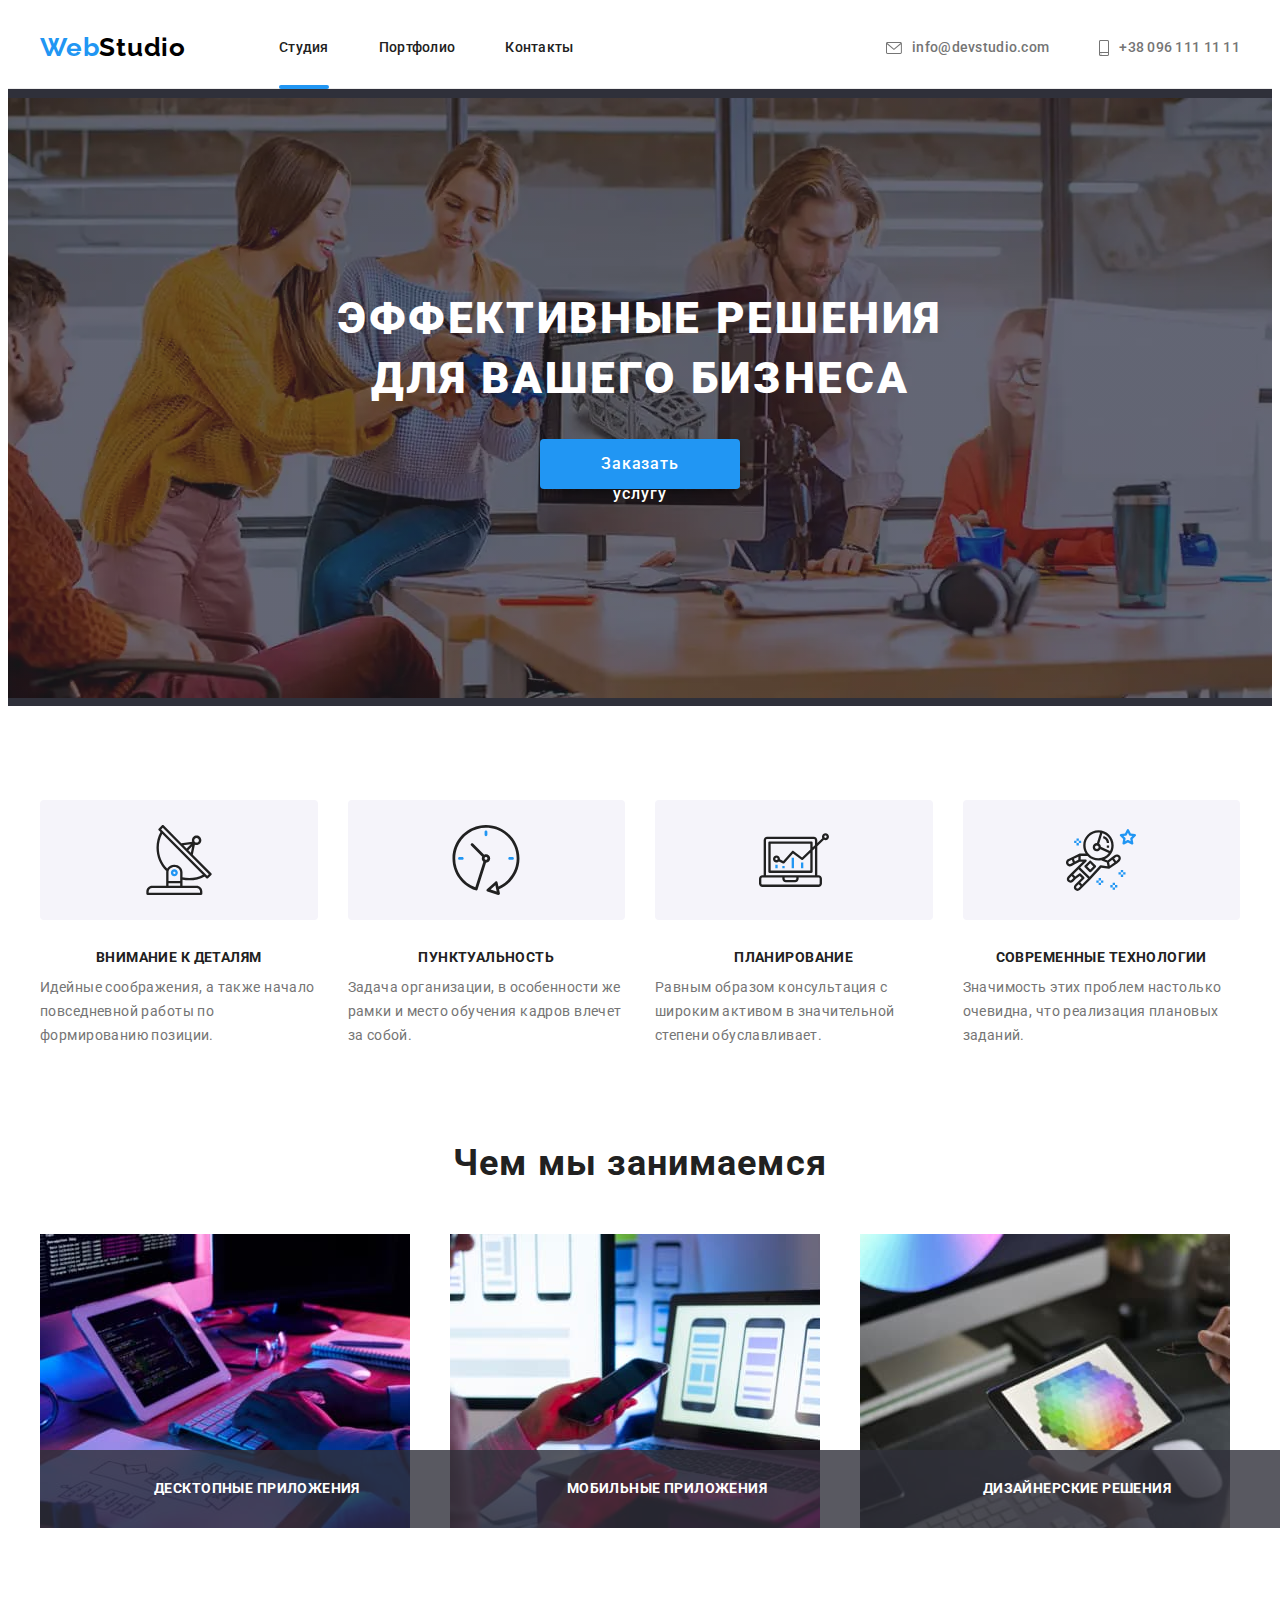
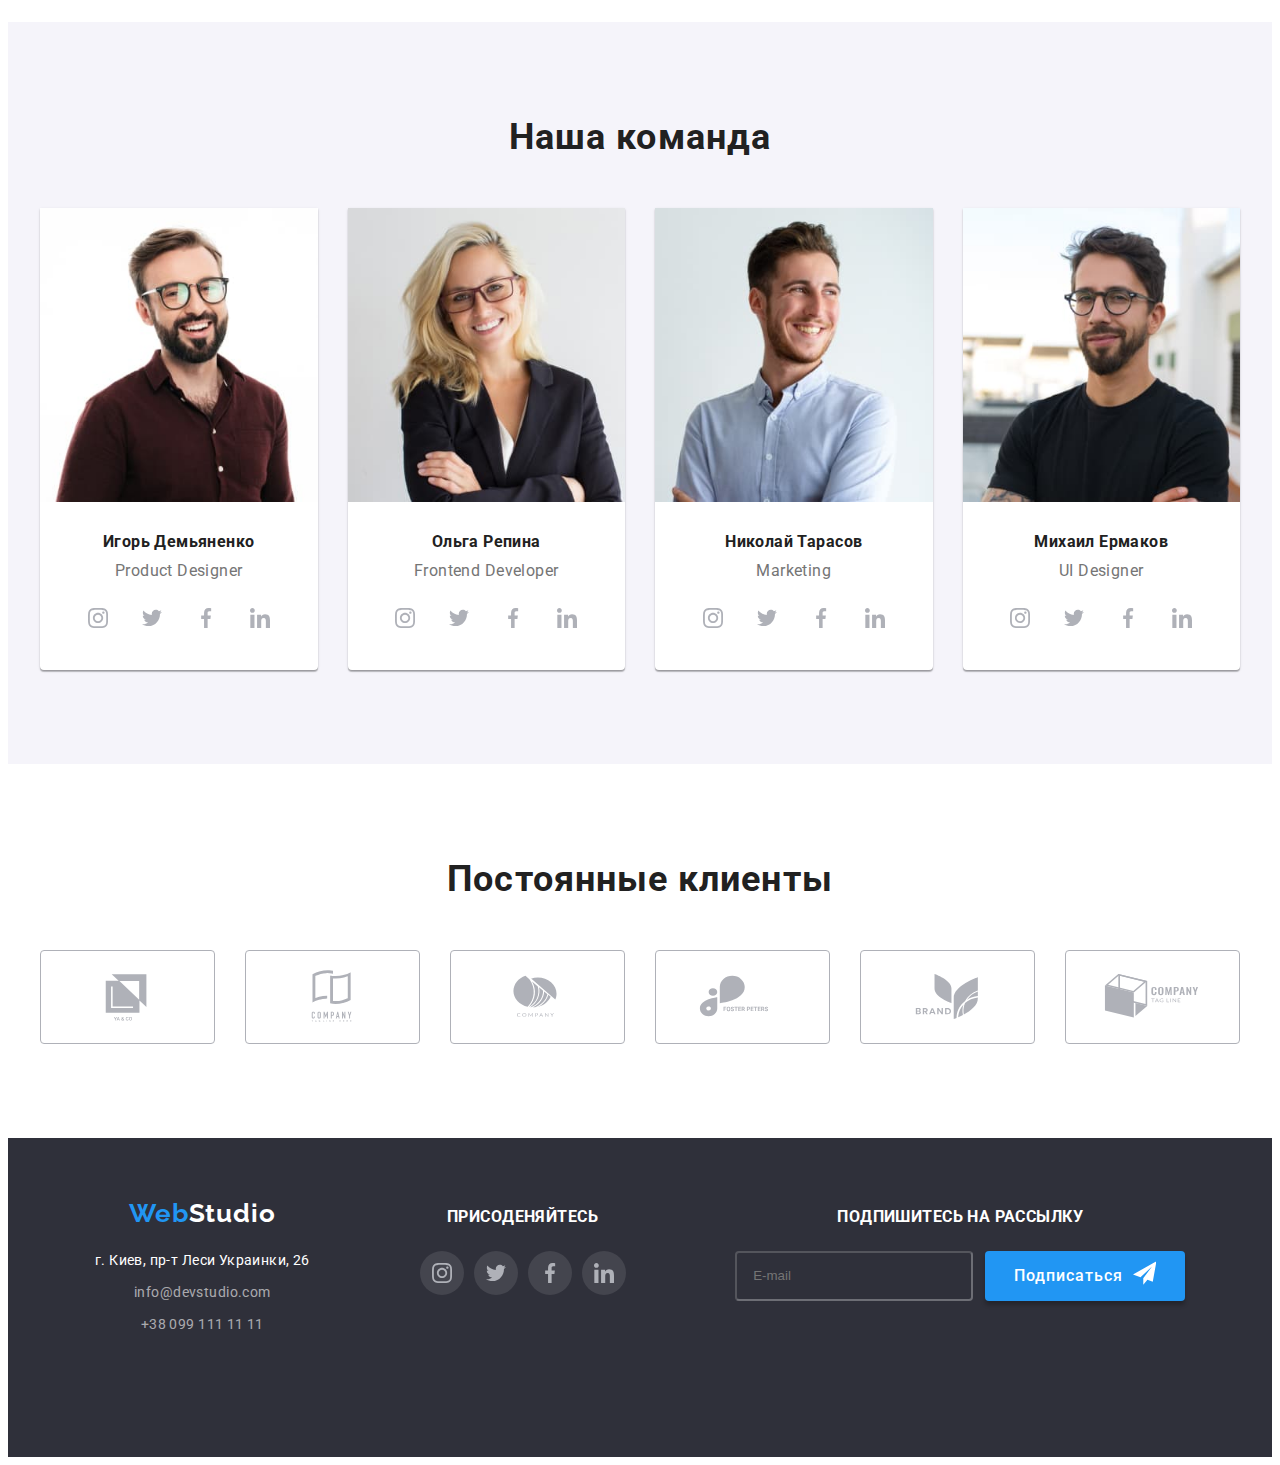
<file: index.html>
<!DOCTYPE html>
<html lang="ru">
<head>
    <meta charset="UTF-8">
    <meta http-equiv="X-UA-Compatible" content="IE=edge">
    <meta name="viewport" content="width=device-width, initial-scale=1.0">
    <link rel="stylesheet" href="https://cdnjs.cloudflare.com/ajax/libs/modern-normalize/1.1.0/modern-normalize.min.css"
        integrity="sha512-wpPYUAdjBVSE4KJnH1VR1HeZfpl1ub8YT/NKx4PuQ5NmX2tKuGu6U/JRp5y+Y8XG2tV+wKQpNHVUX03MfMFn9Q=="
        crossorigin="anonymous" referrerpolicy="no-referrer"/>
    <link rel="stylesheet" href="./css/main.min.css"/>
    <link rel="preconnect" href="https://fonts.googleapis.com">
    <link rel="preconnect" href="https://fonts.gstatic.com" crossorigin>
    <link href="https://fonts.googleapis.com/css2?family=Raleway:wght@700&family=Roboto:wght@400;500;700;900&display=swap"
        rel="stylesheet">
    <meta name="viewport" content="width=device-width, initial-scale=1.0" />
    <link rel="icon" href="https://sitename.ru/favicon.ico" type="image/x-icon">
    <link type="image/png" sizes="16x16" rel="icon" href="./images/Favicon.jpg">
    <title>Студия</title>
</head>
<body class="body">
    <header class="header">
        <div class="container header-container">
        <nav class="header-nav">
            <a class="logo link" href="./index.html">Web<span class="logo--header">Studio</span></a>
            <ul class="list header-list">
                <li class="header-item">
                    <a class="link header-link current" href="./index.html">Студия</a>
                </li>
                <li class="header-item">
                    <a class="link header-link" href="./portfolio.html">Портфолио</a>
                </li>
                <li class="header-item">
                    <a class="link header-link" href="./contacts.html">Контакты</a>
                </li>
            </ul>
        </nav>
        <ul class="list header-contacts">
            
            <li class="header-contacts_item">
                <a class="link header-link" href="mailto:info@devstudio.com"><svg class="contacts-icon" width="16" height="12">
                    <use href="./images/icons.svg#icon-envelope-hover"></use>
                </svg>info@devstudio.com</a>
            </li>
            
            <li class="header-contacts_item">
                <a class="link header-link" href="tel:+380961111111"><svg class="contacts-icon" width="10" height="16">
                    <use href="./images/icons.svg#icon-smartphone-hover"></use>
                </svg>+38 096 111 11 11</a>
            </li>
        
        </ul>
        </div>
<!-- MOBILE MENU -->

        <button type="button" data-menu-open class="menu-open-button mob-menu__icon" aria-expanded="false">
            <svg width="40" height="40">
                <use href="images/icons.svg#burger-menu"></use>
            </svg>
        </button>
        <div class="mob-menu is-hidden" data-menu>
            <div class="mob-menu__container">
            <button type="button" class="menu-close-button" data-menu-close>
                <svg class="mob-menu__icon" width="40" height="40">
                <use href="images/icons.svg#icon-close-black"></use>
            </svg></button>
            <ul class="list mob-list">
                <li class="mob-list__item">
                    <a class="link mob-list__link" href="./index.html">Студия</a>
                </li>
                <li class="mob-list__item">
                    <a class="link mob-list__link" href="./portfolio.html">Портфолио</a>
                </li>
                <li class="mob-list__item">
                    <a class="link mob-list__link" href="./contacts.html">Контакты</a>
                </li>
            </ul>
            <div class="mob-menu-bottom">
            <div class="mob-menu__contacts">
                    <a class="link mob-menu__phone" href="tel:+380961111111">+38 096 111 11 11</a>
                    <a class="link mob-menu__email" href="mailto:info@devstudio.com">info@devstudio.com</a>
            </div>
            

            <ul class="list mob-menu__social">
                <li class="mob-menu__social-item">
                    <a class="link mob-menu__social-link" href="">Instagram</a>
                </li>
                <li class="mob-menu__social-item">
                    <a class="link mob-menu__social-link" href="">Twitter</a>
                </li>
                <li class="mob-menu__social-item">
                    <a class="link  mob-menu__social-link" href="">Facebook</a>
                </li>
                <li class="mob-menu__social-item">
                    <a class="link mob-menu__social-link" href="">LinkedIn</a>
                </li>
            </ul>
            </div>
        </div>
        </div>
    </header> 
    <main>
        <section class="hero">
            <div class="container">
            <h1 class="title hero__title">Эффективные решения для вашего бизнеса</h1>
            <button data-modal-open class="button main-button" type="button">Заказать услугу</button>
        </div>
        </section>

        <section class="section strength">
            <div class="container">
            <h2 class="title strength__title visually-hidden">Преимущества</h2>
            <ul class="list card-set">

                <li class="item strength__item">
                    <div class="strength__icon-wrapper">
                            <svg width="70" height="70">
                                <use href="./images/icons.svg#icon-antenna-1"></use>
                            </svg>
                    </div>
                    <h3 class="title strength-item__title">Внимание к деталям</h3>
                    <p class="strength-item__description">Идейные соображения, а также начало повседневной работы по формированию позиции.</p>
                </li>

                <li class="item strength__item">
                    <div class="strength__icon-wrapper">
                            <svg width="70" height="70">
                                <use href="./images/icons.svg#icon-clock-1"></use>
                            </svg>
                        </div>
                    <h3 class="title strength-item__title">Пунктуальность</h3>
                    <p class="strength-item__description">Задача организации, в особенности же рамки и место обучения кадров влечет за собой.</p>
                </li>

                <li class="item strength__item">
                    <div class="strength__icon-wrapper">
                            <svg width="70" height="70">
                                <use href="./images/icons.svg#icon-diagram-1"></use>
                            </svg>
                        </div>
                    <h3 class="title strength-item__title">Планирование</h3>
                    <p class="strength-item__description">Равным образом консультация с широким активом в значительной степени обуславливает.</p>
                </li>

                <li class="item strength__item">
                    <div class="strength__icon-wrapper">
                            <svg width="70" height="70">
                                <use href="./images/icons.svg#icon-astronaut-1"></use>
                            </svg>
                        </div>
                    <h3 class="title strength-item__title">Современные технологии</h3>
                    <p class="strength-item__description">Значимость этих проблем настолько очевидна, что реализация плановых заданий.</p>
                </li>
                
            </ul>
            </div>
        </section>
        <section  class="section about">
            <div class="container">
            <h2 class="title section-title">Чем мы занимаемся</h2>
            <ul class="list card-set about__list">
                <li class="item about__item">
                    <picture>
                        <source srcset="./images/work1.jpg 1x, 
                                            ./images/work1-2x.jpg 2x" media="(min-width: 1200px)" type="image/jpeg">
                    
                        <source srcset="./images/work1.webp 1x, 
                                            ./images/work1-2x.webp 2x" media="(min-width: 1200px)" type="image/webp">
                        <img src="./images/work1.jpg" alt="Десктопные приложения" width="370" height="294" loading="lazy">
                    </picture>
                    <h3 class="title about__item-title">Десктопные приложения</h3>
                </li>
                <li class="item about__item">
                    <picture>
                        <source srcset="./images/work2.jpg 1x, 
                                                ./images/work2-2x.jpg 2x" media="(min-width: 1200px)" type="image/jpeg">
                    
                        <source srcset="./images/work2.webp 1x, 
                                                ./images/work2-2x.webp 2x" media="(min-width: 1200px)" type="image/webp">
                        <img src="./images/work2.jpg" alt="Мобильные приложения" width="370" height="294" loading="lazy">
                    </picture>
                    <h3 class="title about__item-title">Мобильные приложения</h3>
                </li>
                <li class="item about__item">
                    <picture>
                        <source srcset="./images/work3.jpg 1x, 
                                                ./images/work3-2x.jpg 2x" media="(min-width: 1200px)" type="image/jpeg">
                    
                        <source srcset="./images/work3.webp 1x, 
                                                ./images/work3-2x.webp 2x" media="(min-width: 1200px)" type="image/webp">
                        <img src="./images/work3.jpg" alt="Дизайнерские решения" width="370" height="294" loading="lazy">
                    </picture>
                    <h3 class="title about__item-title">Дизайнерские решения</h3>
                </li>
            </ul>
            </div>
        </section>  
        <section class="team section">
            <div class="container">
            <h2 class="title section-title">Наша команда</h2>
            <ul class="list card-set team__list">

                <li class="item team__item">
                    <picture>
                        <source srcset="./images/team1-mob-1x.jpg 1x, 
                                                ./images/team1-mob-2x.jpg 2x" media="(max-width: 767px)" type="image/jpeg">
                        <source srcset="./images/team1-tablet-1x.jpg 1x, 
                                                ./images/team1-tablet-2x.jpg 2x" media="(min-width: 768px)" type="image/jpeg">
                        <source srcset="./images/team1-desctop-1x.jpg 1x, 
                                                ./images/team1-desctop-2x.jpg 2x" media="(min-width: 1200px)" type="image/jpeg">
                    
                        <source srcset="./images/team1-mob-1x.webp 1x, 
                                                ./images/team1-mob-2x.webp 2x" media="(max-width: 767px)" type="image/webp">
                        <source srcset="./images/team1-tablet-1x.webp 1x, 
                                                ./images/team1-tablet-2x.webp 2x" media="(min-width: 768px)" type="image/webp">
                        <source srcset="./images/team1-desctop-1x.webp 1x, 
                                                ./images/team1-desctop-2x.webp 2x" media="(min-width: 1200px)" type="image/webp">
                    
                        <img src="./images/team1-mob-1x.jpg" alt="Игорь Демьяненко" width="450" height="460"
                            loading="lazy">
                    </picture>
                    <div class="team__wraper">
                    <h3 class="title team__item-title">Игорь Демьяненко</h3>
                    <p class="team__item-position" lang="en">Product Designer</p>
                    
                    <ul class="list social">
                        <li class="social__item">
                        <a href="/" class="link social__link" target="blank" rel="noopener noreferrer">
                            <svg class="social__icon" width="20" height="20">
                                <use href="./images/icons.svg#icon-instagram-2"></use>
                            </svg>
                        </a>
                        </li>
                        
                        <li class="social__item">
                        <a href="/" class="link social__link" target="blank" rel="noopener noreferrer">
                            <svg class="social__icon" width="20" height="20">
                                <use href="./images/icons.svg#icon-twitter-1"></use>
                            </svg>
                        </a>
                        </li>
                        
                        <li class="social__item">
                        <a href="/" class="link social__link" target="blank" rel="noopener noreferrer">
                            <svg class="social__icon" width="20" height="20">
                                <use href="./images/icons.svg#icon-facebook-1"></use>
                            </svg>
                        </a>
                        </li>
                        
                        <li class="social__item">
                        <a href="/" class="link social__link" target="blank" rel="noopener noreferrer">
                            <svg class="social__icon" width="20" height="20">
                                <use href="./images/icons.svg#icon-linkedin-1"></use>
                            </svg>
                        </a>
                        </li>
                    </ul>
                    </div>
                </li>

                <li class="item team__item">
                <picture>
                    <source srcset="./images/team2-mob-1x.jpg 1x, 
                                            ./images/team2-mob-2x.jpg 2x" media="(max-width: 767px)" type="image/jpeg">
                    <source srcset="./images/team2-tablet-1x.jpg 1x, 
                                            ./images/team2-tablet-2x.jpg 2x" media="(min-width: 768px)" type="image/jpeg">
                    <source srcset="./images/team2-desctop-1x.jpg 1x, 
                                            ./images/team2-desctop-2x.jpg 2x" media="(min-width: 1200px)" type="image/jpeg">
                
                    <source srcset="./images/team2-mob-1x.webp 1x, 
                                            ./images/team2-mob-2x.webp 2x" media="(max-width: 767px)" type="image/webp">
                    <source srcset="./images/team2-tablet-1x.webp 1x, 
                                            ./images/team2-tablet-2x.webp 2x" media="(min-width: 768px)" type="image/webp">
                    <source srcset="./images/team2-desctop-1x.webp 1x, 
                                            ./images/team2-desctop-2x.webp 2x" media="(min-width: 1200px)" type="image/webp">
                
                    <img src="./images/team2-mob-1x.jpg" alt="Ольга Репина" width="450" height="460" loading="lazy">
                </picture>
                    <div class="team__wraper">
                    <h3 class="title team__item-title">Ольга Репина</h3>
                    <p class="team__item-position" lang="en">Frontend Developer</p>
                
                    <ul class="list social">
                    <li class="social__item">
                        <a href="/" class="social__link" target="blank" rel="noopener noreferrer">
                            <svg class="social__icon" width="20" height="20">
                                <use href="./images/icons.svg#icon-instagram-2"></use>
                            </svg>
                        </a>
                    </li>
                
                    <li class="social__item">
                        <a href="/" class="social__link" target="blank" rel="noopener noreferrer">
                            <svg class="social__icon" width="20" height="20">
                                <use href="./images/icons.svg#icon-twitter-1"></use>
                            </svg>
                        </a>
                    </li>
                
                    <li class="social__item">
                        <a href="/" class="social__link" target="blank" rel="noopener noreferrer">
                            <svg class="social__icon" width="20" height="20">
                                <use href="./images/icons.svg#icon-facebook-1"></use>
                            </svg>
                        </a>
                    </li>
                
                    <li class="social__item">
                        <a href="/" class="social__link" target="blank" rel="noopener noreferrer">
                            <svg class="social__icon" width="20" height="20">
                                <use href="./images/icons.svg#icon-linkedin-1"></use>
                            </svg>
                        </a>
                    </li>
                </ul>
                    </div>
                </li>

                <li class="item team__item">
                    <picture>
                        <source srcset="./images/team3-mob-1x.jpg 1x, 
                                                ./images/team3-mob-2x.jpg 2x" media="(max-width: 767px)" type="image/jpeg">
                        <source srcset="./images/team3-tablet-1x.jpg 1x, 
                                                ./images/team3-tablet-2x.jpg 2x" media="(min-width: 768px)" type="image/jpeg">
                        <source srcset="./images/team3-desctop-1x.jpg 1x, 
                                                ./images/team3-desctop-2x.jpg 2x" media="(min-width: 1200px)" type="image/jpeg">
                    
                        <source srcset="./images/team3-mob-1x.webp 1x, 
                                                ./images/team3-mob-2x.webp 2x" media="(max-width: 767px)" type="image/webp">
                        <source srcset="./images/team3-tablet-1x.webp 1x, 
                                                ./images/team3-tablet-2x.webp 2x" media="(min-width: 768px)" type="image/webp">
                        <source srcset="./images/team3-desctop-1x.webp 1x, 
                                                ./images/team3-desctop-2x.webp 2x" media="(min-width: 1200px)" type="image/webp">
                    
                        <img src="./images/team3-mob-1x.jpg" alt="Николай Тарасов" width="450" height="460"
                            loading="lazy">
                    </picture>
                    <div class="team__wraper">
                    <h3 class="title team__item-title">Николай Тарасов</h3>
                    <p class="team__item-position" lang="en">Marketing</p>
                
                    <ul class="list social">
                    <li class="social__item">
                        <a href="/" class="social__link" target="blank" rel="noopener noreferrer">
                            <svg class="social__icon" width="20" height="20">
                                <use href="./images/icons.svg#icon-instagram-2"></use>
                            </svg>
                        </a>
                    </li>
                
                    <li class="social__item">
                        <a href="/" class="social__link" target="blank" rel="noopener noreferrer">
                            <svg class="social__icon" width="20" height="20">
                                <use href="./images/icons.svg#icon-twitter-1"></use>
                            </svg>
                        </a>
                    </li>
                
                    <li class="social__item">
                        <a href="/" class="social__link" target="blank" rel="noopener noreferrer">
                            <svg class="social__icon" width="20" height="20">
                                <use href="./images/icons.svg#icon-facebook-1"></use>
                            </svg>
                        </a>
                    </li>
                
                    <li class="social__item">
                        <a href="/" class="social__link" target="blank" rel="noopener noreferrer">
                            <svg class="social__icon" width="20" height="20">
                                <use href="./images/icons.svg#icon-linkedin-1"></use>
                            </svg>
                        </a>
                    </li>
                </ul>
                    </div>
                </li>

                <li class="item team__item">
                    <picture>
                        <source srcset="./images/team4-mob-1x.jpg 1x, 
                                                ./images/team4-mob-2x.jpg 2x" media="(max-width: 767px)" type="image/jpeg">
                        <source srcset="./images/team4-tablet-1x.jpg 1x, 
                                                ./images/team4-tablet-2x.jpg 2x" media="(min-width: 768px)" type="image/jpeg">
                        <source srcset="./images/team4-desctop-1x.jpg 1x, 
                                                ./images/team4-desctop-2x.jpg 2x" media="(min-width: 1200px)" type="image/jpeg">
                    
                        <source srcset="./images/team4-mob-1x.webp 1x, 
                                                ./images/team4-mob-2x.webp 2x" media="(max-width: 767px)" type="image/webp">
                        <source srcset="./images/team4-tablet-1x.webp 1x, 
                                                ./images/team4-tablet-2x.webp 2x" media="(min-width: 768px)" type="image/webp">
                        <source srcset="./images/team4-desctop-1x.webp 1x, 
                                                ./images/team4-desctop-2x.webp 2x" media="(min-width: 1200px)" type="image/webp">
                    
                        <img src="./images/team4-mob-1x.jpg" alt="Михаил Ермаков" width="450" height="460" loading="lazy">
                    </picture>
                    <div class="team__wraper">
                    <h3 class="title team__item-title">Михаил Ермаков</h3>
                    <p class="team__item-position" lang="en">UI Designer</p>
                
                    <ul class="list social">
                    <li class="social__item">
                        <a href="/" class="social__link" target="blank" rel="noopener noreferrer">
                            <svg class="social__icon" width="20" height="20">
                                <use href="./images/icons.svg#icon-instagram-2"></use>
                            </svg>
                        </a>
                    </li>
                
                    <li class="social__item">
                        <a href="/" class="social__link" target="blank" rel="noopener noreferrer">
                            <svg class="social__icon" width="20" height="20">
                                <use href="./images/icons.svg#icon-twitter-1"></use>
                            </svg>
                        </a>
                    </li>
                
                    <li class="social__item">
                        <a href="/" class="social__link" target="blank" rel="noopener noreferrer">
                            <svg class="social__icon" width="20" height="20">
                                <use href="./images/icons.svg#icon-facebook-1"></use>
                            </svg>
                        </a>
                    </li>
                
                    <li class="social__item">
                        <a href="/" class="social__link" target="blank" rel="noopener noreferrer">
                            <svg class="social__icon" width="20" height="20">
                                <use href="./images/icons.svg#icon-linkedin-1"></use>
                            </svg>
                        </a>
                    </li>
                </ul>
                    </div>
                </li>

            </ul>
            </div>
        </section> 
        <section class="clients section">
                <div class="container">
                    <h2 class="title section-title">Постоянные клиенты</h2>
                    <ul class="list card-set clients__list">
                        <li class="clients__item item">
                            <a href="/" class="clients__link" target="blank" rel="noopener noreferrer">
                            <svg class="clients__icon" width="106" height="60">
                                <use href="./images/icons.svg#icon-clients-logo-1"></use>
                            </svg>
                            </a>
                        </li>
                        <li class="clients__item item">
                            <a href="/" class="clients__link" target="blank" rel="noopener noreferrer">
                                <svg class="clients__icon" width="106" height="60">
                                    <use href="./images/icons.svg#icon-clients-logo-2"></use>
                                </svg>
                            </a>
                        </li>
                        <li class="clients__item item">
                            <a href="/" class="clients__link" target="blank" rel="noopener noreferrer">
                                <svg class="clients__icon" width="106" height="60">
                                    <use href="./images/icons.svg#icon-clients-logo-3"></use>
                                </svg>
                            </a>
                        </li>
                        <li class="clients__item item">
                            <a href="/" class="clients__link" target="blank" rel="noopener noreferrer">
                                <svg class="clients__icon" width="106" height="60">
                                    <use href="./images/icons.svg#icon-clients-logo-4"></use>
                                </svg>
                            </a>
                        </li>
                        <li class="clients__item item">
                            <a href="/" class="clients__link" target="blank" rel="noopener noreferrer">
                                <svg class="clients__icon" width="106" height="60">
                                    <use href="./images/icons.svg#icon-clients-logo-5"></use>
                                </svg>
                            </a>
                        </li>
                        <li class="clients__item item">
                            <a href="/" class="clients__link" target="blank" rel="noopener noreferrer">
                                <svg class="clients__icon" width="106" height="60">
                                    <use href="./images/icons.svg#icon-clients-logo-6"></use>
                                </svg>
                            </a>
                        </li>
                    </ul>
                </div>        
        </section>
    </main>
    <footer class="footer">
        <div class="container footer-container">
            <div class="footer-block">
                <a class="logo link" href="./index.html">Web<span class="logo--footer">Studio</span></a>
                <address class="address">
                    <ul class="list footer-list">
                        <li class="footer-item">
                            <a class="link map
                            footer-link" href=" https://goo.gl/maps/RUXcLLHn3c5osdES6" target="blank"
                                rel="noopener noreferrer">г. Киев, пр-т Леси Украинки, 26</a>
                        </li>
                        <li class="footer-item">
                            <a class="link footer-link" href=" mailto:info@devstudio.com">info@devstudio.com</a>
                        </li>
                        <li class="footer-item">
                            <a class="link footer-link" href="tel:+380961111111">+38 099 111 11 11</a>
                        </li>
                    </ul>
                </address>
            </div>
            <div class="footer-block">
                <h3 class="title footer-action_title">Присоденяйтесь</h3>
                <ul class="list social">
                    <li class="social__item">
                        <a href="/" class="social__link" target="blank" rel="noopener noreferrer">
                            <svg class="social__icon" width="20" height="20">
                                <use href="./images/icons.svg#icon-instagram-2"></use>
                            </svg>
                        </a>
                    </li>
                
                    <li class="social__item">
                        <a href="/" class="social__link" target="blank" rel="noopener noreferrer">
                            <svg class="social__icon" width="20" height="20">
                                <use href="./images/icons.svg#icon-twitter-1"></use>
                            </svg>
                        </a>
                    </li>
                
                    <li class="social__item">
                        <a href="/" class="social__link" target="blank" rel="noopener noreferrer">
                            <svg class="social__icon" width="20" height="20">
                                <use href="./images/icons.svg#icon-facebook-1"></use>
                            </svg>
                        </a>
                    </li>
                
                    <li class="social__item">
                        <a href="/" class="social__link" target="blank" rel="noopener noreferrer">
                            <svg class="social__icon" width="20" height="20">
                                <use href="./images/icons.svg#icon-linkedin-1"></use>
                            </svg>
                        </a>
                    </li>
                </ul>
            </div>
            <div class="footer-block sub-form">
                <div class="block__item">
                <h3 class="title footer-action_title">Подпишитесь на рассылку</h3>
                <form class="footer-form">
                <input class="footer-input_form" type="email" name="E-mail" placeholder="E-mail" />
                <div class="block__item">
                <button class="button main-button footer-subscribe_button" type="submit">Подписаться
                    <svg class="footer-button_icon" width="24" height="24">
                        <use href="./images/icons.svg#icon-subscribe"></use>
                    </svg></button></div>
                </form>
            </div>
        </div>
        </div>
    </footer>

    <div class="backdrop is-hidden" data-modal>

        <div class="modal">
            <button class="button modal-button_close" data-modal-close>
                <svg width="18" height="18">
                    <use href="./images/icons.svg#icon-close-black"></use>
                </svg>
            </button>
            <p class="modal-title">Оставте свои данные, мы вам перезвоним</p>
            <form class="form" action="#">
                <div class="form-wrapper">           
                <div class="form-field">
                    <label class="form-input_text" for="Имя">Имя</label>
                    <div class="form-input_wrappy">
                    <input class="form-input" type="text" name="Имя" id="Имя"/>
                    <svg class="form-input_icon" width="18" height="18">
                        <use href="./images/icons.svg#icon-person-black"></use>
                    </svg>
                    </div>
                </div>
                <div class="form-field">
                    <label class="form-input_text" for="Телефон">Телефон</label>
                    <div class="form-input_wrappy">
                    <input class="form-input" type="tel" name="Телефон" id="Телефон"/>
                    <svg class="form-input_icon" width="18" height="18">
                        <use href="./images/icons.svg#icon-phone-black"></use>
                    </svg>
                    </div>
                </div>            
                <div class="form-field">
                    <label class="form-input_text" for="Почта">Почта</label>
                    <div class="form-input_wrappy">
                    <input class="form-input" type="email" name="Почта" id="Почта"/>
                    <svg class="form-input_icon" width="18" height="18">
                        <use href="./images/icons.svg#icon-email-black"></use>
                    </svg>
                    </div>
                </div>
                <div class="form-field">
                    <label class="form-input_text" for="Комментарий">Комментарий</label>
                    <textarea 
                    class="form-text" 
                    name="Комментарий" 
                    id="Комментарий"
                    placeholder="Введите текст"></textarea>
                </div>
                </div>
                <div class="form-policy">
                    <input 
                    type="checkbox" 
                    name="Условия" 
                    id="Условия"  
                    class="terms-check visually-hidden"
                    required/>
                    <label class="check-text" for="Условия">
                        <span class="check-custom">
                        <svg class="check-icon" width="16" height="15">
                            <use href="./images/icons.svg#icon-check"></use>
                        </svg>
                        </span>
                        <span>
                        Соглашаюсь с рассылкой и принимаю<a class="terms" href="/" target="blank" rel="noopener noreferrer">Условия договора</a>
                    </span>
                    </label>
                </div>
                <button class="button main-button submit-button" type="submit">Отправить</button>
            </form>
        </div>
    </div>

    <script src="./js/modal.js"></script>
    <script src="./js/menu.js"></script>
</body>   
</html>
</file>
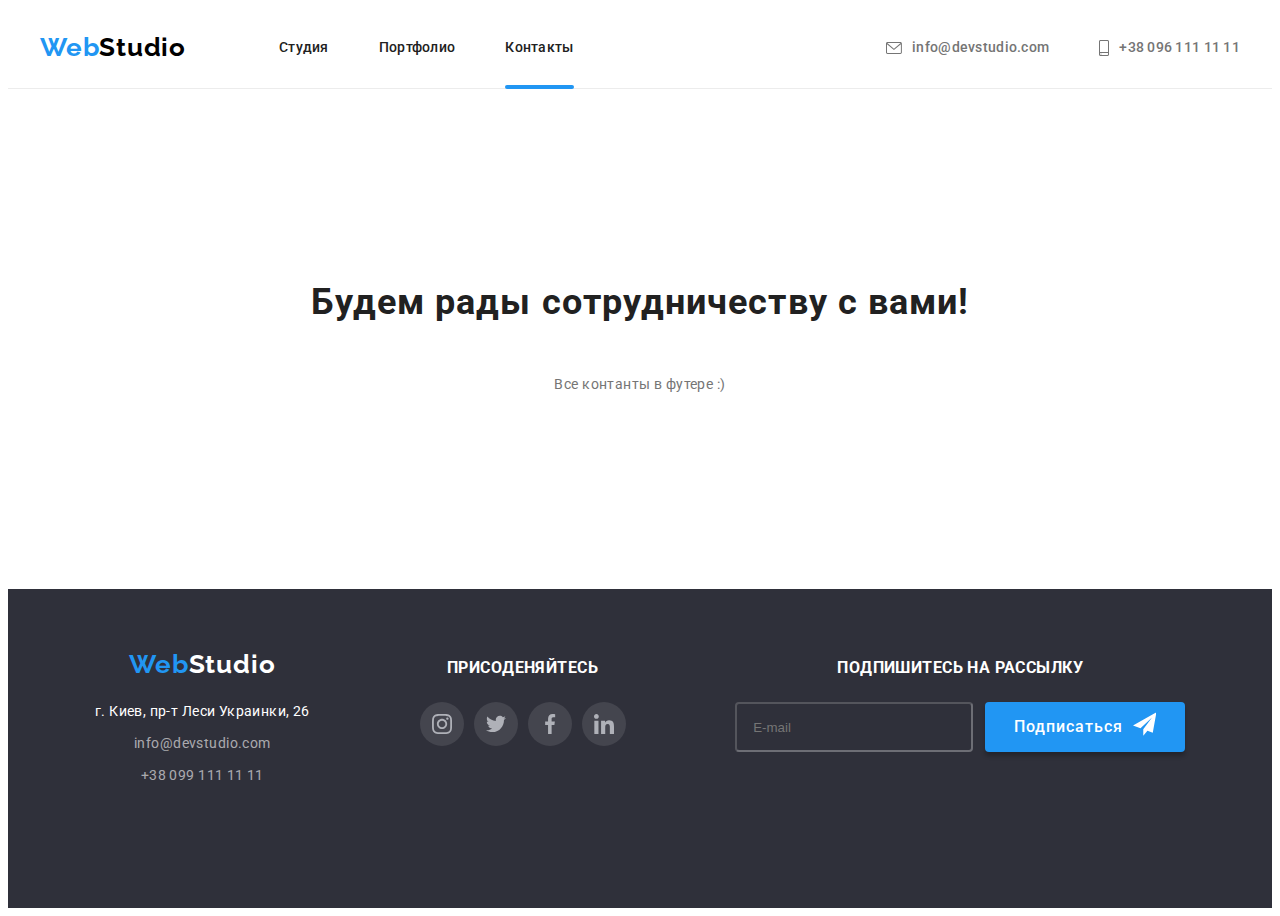
<file: contacts.html>
<!DOCTYPE html>
<html lang="ru">
<head>
    <meta charset="UTF-8">
    <meta http-equiv="X-UA-Compatible" content="IE=edge">
    <meta name="viewport" content="width=device-width, initial-scale=1.0">
    <link rel="stylesheet" href="https://cdnjs.cloudflare.com/ajax/libs/modern-normalize/1.1.0/modern-normalize.min.css"
        integrity="sha512-wpPYUAdjBVSE4KJnH1VR1HeZfpl1ub8YT/NKx4PuQ5NmX2tKuGu6U/JRp5y+Y8XG2tV+wKQpNHVUX03MfMFn9Q=="
        crossorigin="anonymous" referrerpolicy="no-referrer" />
    <link rel="stylesheet" href="./css/main.min.css">
    <link rel="preconnect" href="https://fonts.googleapis.com">
    <link rel="preconnect" href="https://fonts.gstatic.com" crossorigin>
    <link
        href="https://fonts.googleapis.com/css2?family=Raleway:wght@700&family=Roboto:wght@400;500;700;900&display=swap"
        rel="stylesheet">
        <link rel="icon" href="https://sitename.ru/favicon.ico" type="image/x-icon">
        <link type="image/png" sizes="16x16" rel="icon" href="./images/Favicon.jpg">
    <meta name="viewport" content="width=device-width, initial-scale=1.0" />
    <title>Контакты</title>
</head>

<body class="page">
<header class="header">
    <div class="container header-container">
        <nav class="header-nav">
            <a class="logo link" href="./index.html">Web<span class="logo--header">Studio</span></a>
            <ul class="list header-list">
                <li class="header-item">
                    <a class="link header-link" href="./index.html">Студия</a>
                </li>
                <li class="header-item">
                    <a class="link header-link" href="./portfolio.html">Портфолио</a>
                </li>
                <li class="header-item">
                    <a class="link header-link current" href="./contacts.html">Контакты</a>
                </li>
            </ul>
        </nav>
        <ul class="list header-contacts">

            <li class="header-contacts_item">
                <a class="link header-link" href="mailto:info@devstudio.com"><svg class="contacts-icon" width="16"
                        height="12">
                        <use href="./images/icons.svg#icon-envelope-hover"></use>
                    </svg>info@devstudio.com</a>
            </li>

            <li class="header-contacts_item">
                <a class="link header-link" href="tel:+380961111111"><svg class="contacts-icon" width="10" height="16">
                        <use href="./images/icons.svg#icon-smartphone-hover"></use>
                    </svg>+38 096 111 11 11</a>
            </li>

        </ul>
    </div>
<button type="button" data-menu-open class="menu-open-button" aria-expanded="false">
    <svg width="40" height="40">
        <use href="images/icons.svg#burger-menu"></use>
    </svg>
</button>
<div class="mob-menu is-hidden" data-menu>
    <div class="mob-menu__container">
        <button type="button" class="menu-close-button" data-menu-close><svg width="40" height="40"
                class="menu__close-button">
                <use href="images/icons.svg#icon-close-black"></use>
            </svg></button>
        <ul class="list mob-list">
            <li class="mob-list__item">
                <a class="link mob-list__link" href="./index.html">Студия</a>
            </li>
            <li class="mob-list__item">
                <a class="link mob-list__link" href="./portfolio.html">Портфолио</a>
            </li>
            <li class="mob-list__item">
                <a class="link mob-list__link" href="./contacts.html">Контакты</a>
            </li>
        </ul>
        <div class="mob-menu__contacts">
            <a class="link mob-menu__email" href="mailto:info@devstudio.com">info@devstudio.com</a>
            <a class="link mob-menu__phone" href="tel:+380961111111">+38 096 111 11 11</a>
        </div>


        <ul class="list mob-menu__social">
            <li class="mob-menu__social-item">
                <a class="link mob-menu__social-link" href="">Instagram</a>
            </li>
            <li class="mob-menu__social-item">
                <a class="link mob-menu__social-link" href="">Twitter</a>
            </li>
            <li class="mob-menu__social-item">
                <a class="link  mob-menu__social-link" href="">Facebook</a>
            </li>
            <li class="mob-menu__social-item">
                <a class="link mob-menu__social-link" href="">LinkedIn</a>
            </li>
        </ul>
    </div>
    </div>
</header>
    <main>
<section class="section contacts">
    <h1 class="title section-title">Будем рады сотрудничеству с вами!</h1>
    <p class="title contacts-title">Все контанты в футере :)</p>
</section>
    </main>
<footer class="footer">
    <div class="container footer-container">
        <div class="footer-block">
            <a class="logo link" href="./index.html">Web<span class="logo--footer">Studio</span></a>
            <address class="address">
                <ul class="list footer-list">
                    <li class="footer-item">
                        <a class="link map
                            footer-link" href=" https://goo.gl/maps/RUXcLLHn3c5osdES6" target="blank"
                            rel="noopener noreferrer">г. Киев, пр-т Леси Украинки, 26</a>
                    </li>
                    <li class="footer-item">
                        <a class="link footer-link" href=" mailto:info@devstudio.com">info@devstudio.com</a>
                    </li>
                    <li class="footer-item">
                        <a class="link footer-link" href="tel:+380961111111">+38 099 111 11 11</a>
                    </li>
                </ul>
            </address>
        </div>
        <div class="footer-block">
            <h3 class="title footer-action_title">Присоденяйтесь</h3>
            <ul class="list social">
                <li class="social__item">
                    <a href="/" class="social__link" target="blank" rel="noopener noreferrer">
                        <svg class="social__icon" width="20" height="20">
                            <use href="./images/icons.svg#icon-instagram-2"></use>
                        </svg>
                    </a>
                </li>

                <li class="social__item">
                    <a href="/" class="social__link" target="blank" rel="noopener noreferrer">
                        <svg class="social__icon" width="20" height="20">
                            <use href="./images/icons.svg#icon-twitter-1"></use>
                        </svg>
                    </a>
                </li>

                <li class="social__item">
                    <a href="/" class="social__link" target="blank" rel="noopener noreferrer">
                        <svg class="social__icon" width="20" height="20">
                            <use href="./images/icons.svg#icon-facebook-1"></use>
                        </svg>
                    </a>
                </li>

                <li class="social__item">
                    <a href="/" class="social__link" target="blank" rel="noopener noreferrer">
                        <svg class="social__icon" width="20" height="20">
                            <use href="./images/icons.svg#icon-linkedin-1"></use>
                        </svg>
                    </a>
                </li>
            </ul>
        </div>
        <div class="footer-block sub-form">
            <div class="block__item">
                <h3 class="title footer-action_title">Подпишитесь на рассылку</h3>
                <form class="footer-form">
                    <input class="footer-input_form" type="email" name="E-mail" placeholder="E-mail" />
                    <div class="block__item">
                        <button class="button main-button footer-subscribe_button" type="submit">Подписаться
                            <svg class="footer-button_icon" width="24" height="24">
                                <use href="./images/icons.svg#icon-subscribe"></use>
                            </svg></button>
                    </div>
                </form>
            </div>
        </div>
    </div>
</footer>
    <script src="./js/menu.js"></script>
    </body>       
</html>
</file>
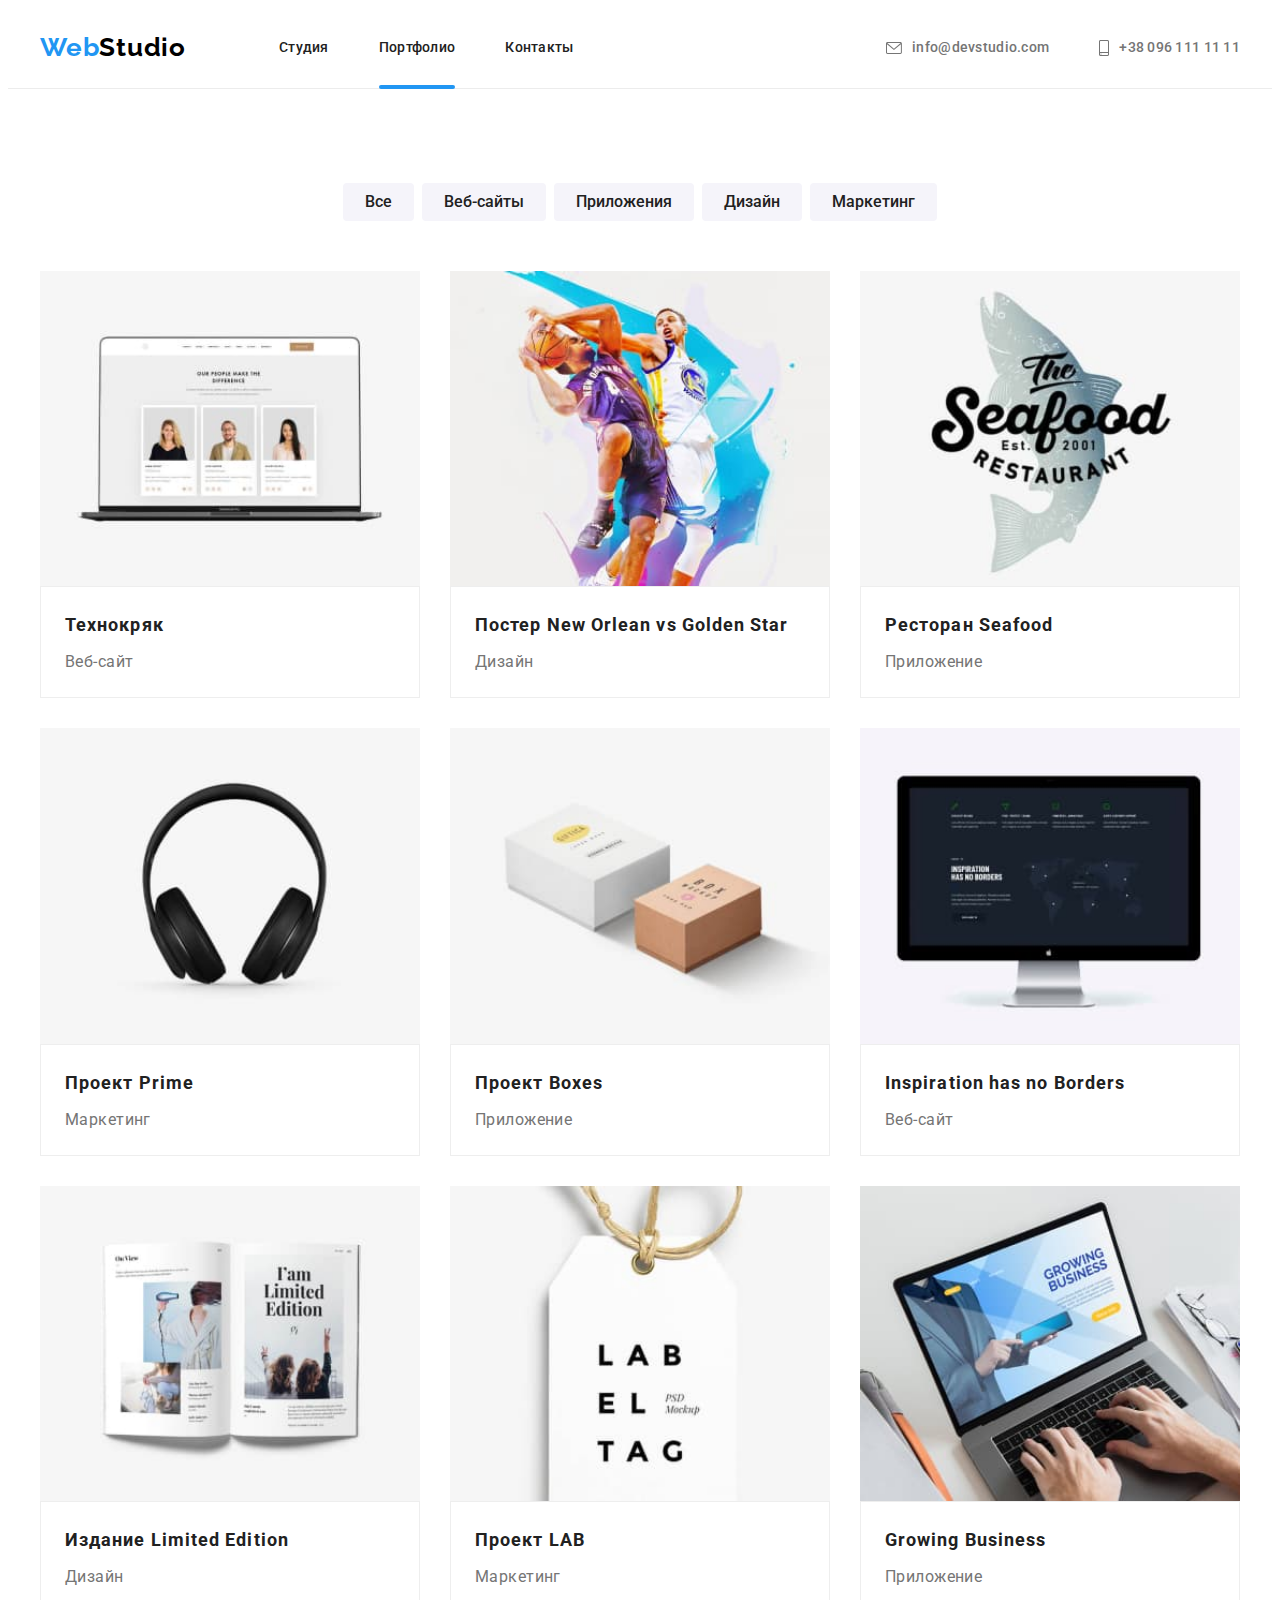
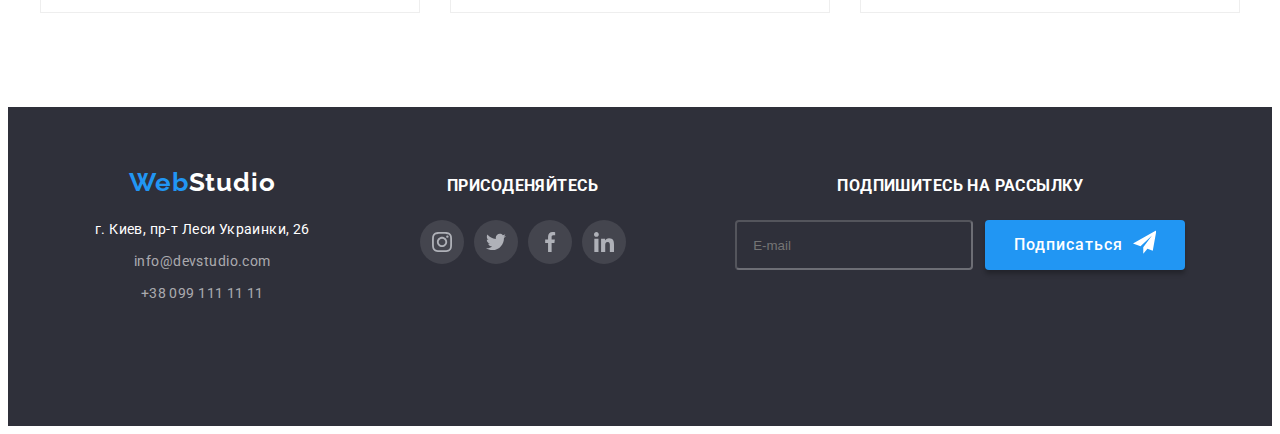
<file: portfolio.html>
<!DOCTYPE html>
<html lang="ru">
<head>
    <meta charset="UTF-8">
    <meta http-equiv="X-UA-Compatible" content="IE=edge">
    <meta name="viewport" content="width=device-width, initial-scale=1.0">
<link rel="stylesheet" href="https://cdnjs.cloudflare.com/ajax/libs/modern-normalize/1.1.0/modern-normalize.min.css"
    integrity="sha512-wpPYUAdjBVSE4KJnH1VR1HeZfpl1ub8YT/NKx4PuQ5NmX2tKuGu6U/JRp5y+Y8XG2tV+wKQpNHVUX03MfMFn9Q=="
    crossorigin="anonymous" referrerpolicy="no-referrer" />
    <link rel="stylesheet" href="./css/main.min.css">
    <link rel="preconnect" href="https://fonts.googleapis.com">
    <link rel="preconnect" href="https://fonts.gstatic.com" crossorigin>
    <link href="https://fonts.googleapis.com/css2?family=Raleway:wght@700&family=Roboto:wght@400;500;700;900&display=swap"
        rel="stylesheet">
    <meta name="viewport" content="width=device-width, initial-scale=1.0" />
    <link rel="icon" href="https://sitename.ru/favicon.ico" type="image/x-icon">
    <link type="image/png" sizes="16x16" rel="icon" href="./images/Favicon.jpg">
    <title>Портфолио</title>
</head>
<body>
<header class="header">
    <div class="container header-container">
        <nav class="header-nav">
            <a class="logo link" href="./index.html">Web<span class="logo--header">Studio</span></a>
            <ul class="list header-list">
                <li class="header-item">
                    <a class="link header-link" href="./index.html">Студия</a>
                </li>
                <li class="header-item">
                    <a class="link header-link current" href="./portfolio.html">Портфолио</a>
                </li>
                <li class="header-item">
                    <a class="link header-link" href="./contacts.html">Контакты</a>
                </li>
            </ul>
        </nav>
        <ul class="list header-contacts">

            <li class="header-contacts_item">
                <a class="link header-link" href="mailto:info@devstudio.com"><svg class="contacts-icon" width="16"
                        height="12">
                        <use href="./images/icons.svg#icon-envelope-hover"></use>
                    </svg>info@devstudio.com</a>
            </li>

            <li class="header-contacts_item">
                <a class="link header-link" href="tel:+380961111111"><svg class="contacts-icon" width="10" height="16">
                        <use href="./images/icons.svg#icon-smartphone-hover"></use>
                    </svg>+38 096 111 11 11</a>
            </li>

        </ul>
    </div>
<button type="button" data-menu-open class="menu-open-button" aria-expanded="false">
    <svg width="40" height="40">
        <use href="images/icons.svg#burger-menu"></use>
    </svg>
</button>
<div class="mob-menu is-hidden" data-menu>
    <div class="mob-menu__container">
        <button type="button" class="menu-close-button" data-menu-close><svg width="40" height="40"
                class="menu__close-button">
                <use href="images/icons.svg#icon-close-black"></use>
            </svg></button>
        <ul class="list mob-list">
            <li class="mob-list__item">
                <a class="link mob-list__link" href="./index.html">Студия</a>
            </li>
            <li class="mob-list__item">
                <a class="link mob-list__link" href="./portfolio.html">Портфолио</a>
            </li>
            <li class="mob-list__item">
                <a class="link mob-list__link" href="./contacts.html">Контакты</a>
            </li>
        </ul>
        <div class="mob-menu__contacts">
            <a class="link mob-menu__email" href="mailto:info@devstudio.com">info@devstudio.com</a>
            <a class="link mob-menu__phone" href="tel:+380961111111">+38 096 111 11 11</a>
        </div>


        <ul class="list mob-menu__social">
            <li class="mob-menu__social-item">
                <a class="link mob-menu__social-link" href="">Instagram</a>
            </li>
            <li class="mob-menu__social-item">
                <a class="link mob-menu__social-link" href="">Twitter</a>
            </li>
            <li class="mob-menu__social-item">
                <a class="link  mob-menu__social-link" href="">Facebook</a>
            </li>
            <li class="mob-menu__social-item">
                <a class="link mob-menu__social-link" href="">LinkedIn</a>
            </li>
        </ul>
    </div>
</div>
</header>
<main>
    <section class="section portfolio">
        <div class="container">
    <h1 class="visually-hidden">Портфолио</h1>
        <ul class="list button-list">

            <li class="button-item">
                <button class="button portfolio-button" type="button">Все</button>
            </li>

            <li class="button-item">
                <button class="button portfolio-button" type="button">Веб-сайты</button>
            </li>

            <li class="button-item">
                <button class="button portfolio-button" type="button">Приложения</button>
            </li>
            <li class="button-item">
                <button class="button portfolio-button" type="button">Дизайн</button>
            </li>

            <li class="button-item">
                <button class="button portfolio-button" type="button">Маркетинг</button>
            </li>

        </ul>
        <h2 class="visually-hidden">Наши работы</h2>
        <ul class="list card-set portfolio-set">

            <li class="item works-thumb">         
                <a class="link works-link" href="/" target="blank" rel="noopener noreferrer">
                       
                <div class="works-overlay_block">
                    <p class="works-overlay_text">
                        Технокряк это современная площадка распространения коронавируса. Компании используют
                        эту
                        платформу для цифрового
                        шпионажа и атак на защищённые сервера конкурентов.
                    </p>                            
                    <picture>
                        <source srcset="./images/portfolio-img-1-mob-1x.jpg 1x, 
                                                                        ./images/portfolio-img-1-mob-2x.jpg 2x" media="(max-width: 767px)"
                            type="image/jpeg">
                        <source srcset="./images/portfolio-img-1-tablet-1x.jpg 1x, 
                                                                        ./images/portfolio-img-1-tablet-2x.jpg 2x "
                            media="(min-width: 768px)" type="image/jpeg">
                        <source srcset="./images/portfolio-img-1-desctop-1x.jpg 1x, 
                                                                        ./images/portfolio-img-1-desctop-1x.jpg 2x"
                            media="(min-width: 1200px)" type="image/jpeg">
                    
                        <source srcset="./images/portfolio-img-1-mob-1x.webp 1x, 
                                                                        ./images/portfolio-img-1-mob-2x.webp 2x" media="(max-width: 767px)"
                            type="image/webp">
                        <source srcset="./images/portfolio-img-1-tablet-1x.webp 1x, 
                                                                        ./images/portfolio-img-1-tablet-2x.webp 2x "
                            media="(min-width: 768px)" type="image/webp">
                        <source srcset="./images/portfolio-img-1-desctop-1x.webp 1x, 
                                                                        ./images/portfolio-img-1-desctop-1x.webp 2x"
                            media="(min-width: 1200px)" type="image/webp">
                    
                    
                        <img class="portfolio__item-img" src="./images/portfolio-img-1-mob-1x.jpg" alt="Технокряк" width="450" height="294"
                            loading="lazy">
                    </picture>
                </div>
                <div class="works-space">
                <h3  class="title works-title">Технокряк</h3>
                <p class="works-description">Веб-сайт</p>
                </div>
                </a>
            </li>

            <li class="item works-thumb">
                <a class="link works-link" href="/" target="blank" rel="noopener noreferrer">
                <div class="works-overlay_block">
                    <p class="works-overlay_text">
                       Разработка данного дизайна это один из важных этапов в истории нашей компании, именно после него мы получили несколько крупных заказов.
                    </p>
                <picture>
                    <source srcset="./images/portfolio-img-2-mob-1x.jpg 1x, 
                                                ./images/portfolio-img-2-mob-2x.jpg 2x" media="(max-width: 767px)" type="image/jpeg">
                    <source srcset="./images/portfolio-img-2-tablet-1x.jpg 1x, 
                                                ./images/portfolio-img-2-tablet-2x.jpg 2x" media="(min-width: 768px)" type="image/jpeg">
                    <source srcset="./images/portfolio-img-2-desctop-1x.jpg 1x, 
                                                ./images/portfolio-img-2-desctop-2x.jpg 2x" media="(min-width: 1200px)" type="image/jpeg">
                
                    <source srcset="./images/portfolio-img-2-mob-1x.webp 1x, 
                                                ./images/portfolio-img-2-mob-2x.webp 2x" media="(max-width: 767px)" type="image/webp">
                    <source srcset="./images/portfolio-img-2-tablet-1x.webp 1x, 
                                                ./images/portfolio-img-2-tablet-2x.webp 2x" media="(min-width: 768px)" type="image/webp">
                    <source srcset="./images/portfolio-img-2-desctop-1x.webp 1x, 
                                                ./images/portfolio-img-2-desctop-2x.webp 2x" media="(min-width: 1200px)"
                        type="image/webp">
                
                    <img class="portfolio__item-img" src="./images/portfolio-img-2-mob-1x.jpg" alt="Постер New Orlean vs Golden Star"
                        width="450" height="294" loading="lazy">
                </picture>
                </div>
                <div class="works-space">
                <h3  class="title works-title">Постер New Orlean vs Golden Star</h3>
                <p class="works-description">Дизайн</p>
                </div>
                </a>
            </li>

            <li class="item works-thumb">
                <a class="link works-link" href="/" target="blank" rel="noopener noreferrer">
                <div class="works-overlay_block">
                    <p class="works-overlay_text">
                        Ресторан Seafood до сих пор является одним из наших постоянных партнеров, которые спустя года сотрудничества стали нам друзьями.
                    </p>
                    <picture>
                        <source srcset="./images/portfolio-img-3-mob-1x.jpg 1x, 
                                                    ./images/portfolio-img-3-mob-2x.jpg 2x" media="(max-width: 767px)" type="image/jpeg">
                        <source srcset="./images/portfolio-img-3-tablet-1x.jpg 1x, 
                                                    ./images/portfolio-img-3-tablet-2x.jpg 2x" media="(min-width: 768px)" type="image/jpeg">
                        <source srcset="./images/portfolio-img-3-desctop-1x.jpg 1x, 
                                                    ./images/portfolio-img-3-desctop-1x.jpg 2x" media="(min-width: 1200px)" type="image/jpeg">
                    
                        <source srcset="./images/portfolio-img-3-mob-1x.webp 1x, 
                                                    ./images/portfolio-img-3-mob-2x.webp 2x" media="(max-width: 767px)" type="image/webp">
                        <source srcset="./images/portfolio-img-3-tablet-1x.webp 1x, 
                                                    ./images/portfolio-img-3-tablet-2x.webp 2x" media="(min-width: 768px)" type="image/webp">
                        <source srcset="./images/portfolio-img-3-desctop-1x.webp 1x, 
                                                    ./images/portfolio-img-3-desctop-1x.webp 2x" media="(min-width: 1200px)"
                            type="image/webp">
                    
                        <img class="portfolio__item-img" src="./images/portfolio-img-3-mob-1x.jpg" alt="Ресторан Seafood" width="450"
                            height="294" loading="lazy">
                    </picture>
                </div>
                    <div class="works-space">
                <h3  class="title works-title">Ресторан Seafood</h3>
                <p class="works-description">Приложение</p>
                </div>
                </a>
            </li>

            <li class="item works-thumb">
                <a class="link works-link" href="/" target="blank" rel="noopener noreferrer">
                <div class="works-overlay_block">
                    <p class="works-overlay_text">
                        Проэкт Prime открыл перед нами новые возможности и как следствие сформировал наш отдел маркетинга, который приносит нам до
                        35% годовой прибыли.
                    </p>
                <picture>
                    <source srcset="./images/portfolio-img-4-mob-1x.jpg 1x, 
                                                ./images/portfolio-img-4-mob-2x.jpg 2x" media="(max-width: 767px)" type="image/jpeg">
                    <source srcset="./images/portfolio-img-4-tablet-1x.jpg 1x, 
                                                ./images/portfolio-img-4-tablet-2x.jpg 2x" media="(min-width: 768px)" type="image/jpeg">
                    <source srcset="./images/portfolio-img-4-desctop-1x.jpg 1x, 
                                                ./images/portfolio-img-4-desctop-1x.jpg 2x" media="(min-width: 1200px)" type="image/jpeg">
                
                    <source srcset="./images/portfolio-img-4-mob-1x.webp 1x, 
                                                ./images/portfolio-img-4-mob-2x.webp 2x" media="(max-width: 767px)" type="image/webp">
                    <source srcset="./images/portfolio-img-4-tablet-1x.webp 1x, 
                                                ./images/portfolio-img-4-tablet-2x.webp 2x" media="(min-width: 768px)" type="image/webp">
                    <source srcset="./images/portfolio-img-4-desctop-1x.webp 1x, 
                                                ./images/portfolio-img-4-desctop-1x.webp 2x" media="(min-width: 1200px)"
                        type="image/webp">
                
                    <img class="portfolio__item-img" src="./images/portfolio-img-4-mob-1x.jpg" alt="Проект Prime" width="450" height="294"
                        loading="lazy">
                </picture>
                </div>
                    <div class="works-space">
                <h3  class="title works-title">Проект Prime</h3>
                <p class="works-description">Маркетинг</p>
                </div>
                </a>
            </li>

            <li class="item works-thumb">
                <a class="link works-link" href="/" target="blank" rel="noopener noreferrer">
                <div class="works-overlay_block">
                    <p class="works-overlay_text">
                        Проэкт Boxes стал очень важной частью становления WebStudio, как компании успешно работающей с нон-профит организаиями в условиях пандемии.
                    </p>
                    <picture>
                        <source srcset="./images/portfolio-img-5-mob-1x.jpg 1x, 
                                                    ./images/portfolio-img-5-mob-2x.jpg 2x" media="(max-width: 767px)" type="image/jpeg">
                        <source srcset="./images/portfolio-img-5-tablet-1x.jpg 1x, 
                                                    ./images/portfolio-img-5-tablet-2x.jpg 2x" media="(min-width: 768px)" type="image/jpeg">
                        <source srcset="./images/portfolio-img-5-desctop-1x.jpg 1x, 
                                                    ./images/portfolio-img-5-desctop-1x.jpg 2x" media="(min-width: 1200px)" type="image/jpeg">
                    
                        <source srcset="./images/portfolio-img-5-mob-1x.webp 1x, 
                                                    ./images/portfolio-img-5-mob-2x.webp 2x" media="(max-width: 767px)" type="image/webp">
                        <source srcset="./images/portfolio-img-5-tablet-1x.webp 1x, 
                                                    ./images/portfolio-img-5-tablet-2x.webp 2x" media="(min-width: 768px)" type="image/webp">
                        <source srcset="./images/portfolio-img-5-desctop-1x.webp 1x, 
                                                    ./images/portfolio-img-5-desctop-1x.webp 2x" media="(min-width: 1200px)"
                            type="image/webp">
                    
                    
                        <img class="portfolio__item-img" src="./images/portfolio-img-5-mob-1x.jpg" alt="Проект Boxes" width="450" height="294"
                            loading="lazy">
                    </picture>
                </div>
                    <div class="works-space">
                <h3  class="title works-title">Проект Boxes</h3>
                <p class="works-description">Приложение</p>
                </div>
                </a>
            </li>

            <li class="item works-thumb">
                <a class="link works-link" href="/" target="blank" rel="noopener noreferrer">
                <div class="works-overlay_block">
                    <p class="works-overlay_text">
                        Inspiration has no borders, именно это стало нашим слоганом после работы над данным сайтом для нашего стратегиского партнера комании Creative Content. 
                    </p>
                    <picture>
                        <source srcset="./images/portfolio-img-6-mob-1x.jpg 1x, 
                                                    ./images/portfolio-img-6-mob-2x.jpg 2x" media="(max-width: 767px)" type="image/jpeg">
                        <source srcset="./images/portfolio-img-6-tablet-1x.jpg 1x, 
                                                    ./images/portfolio-img-6-tablet-2x.jpg 2x" media="(min-width: 768px)" type="image/jpeg">
                        <source srcset="./images/portfolio-img-6-desctop-1x.jpg 1x, 
                                                    ./images/portfolio-img-6-desctop-1x.jpg 2x" media="(min-width: 1200px)" type="image/jpeg">
                    
                        <source srcset="./images/portfolio-img-6-mob-1x.webp 1x, 
                                                    ./images/portfolio-img-6-mob-2x.webp 2x" media="(max-width: 767px)" type="image/webp">
                        <source srcset="./images/portfolio-img-6-tablet-1x.webp 1x, 
                                                    ./images/portfolio-img-6-tablet-2x.webp 2x" media="(min-width: 768px)" type="image/webp">
                        <source srcset="./images/portfolio-img-6-desctop-1x.webp 1x, 
                                                    ./images/portfolio-img-6-desctop-1x.webp 2x" media="(min-width: 1200px)"
                            type="image/webp">
                    
                        <img class="portfolio__item-img" src="./images/portfolio-img-6-mob-1x.jpg" alt="Inspiration has no Borders" width="450"
                            height="294" loading="lazy">
                    </picture>
                </div>
                    <div class="works-space">
                <h3  class="title works-title" lang="en">Inspiration has no Borders</h3>
                <p class="works-description">Веб-сайт</p>
                </div>
                </a>
            </li>

            <li class="item works-thumb">
                <a class="link works-link" href="/" target="blank" rel="noopener noreferrer">
                <div class="works-overlay_block">
                    <p class="works-overlay_text">
                        Сотрудничество с компанией Limited Edition предмет особой гордости так как разработка данного дизайна стала первым проэктом после открытия офиса WebStudio в Париже.
                    </p>
                <picture>
                    <source srcset="./images/portfolio-img-7-mob-1x.jpg 1x, 
                                                ./images/portfolio-img-7-mob-2x.jpg 2x" media="(max-width: 767px)" type="image/jpeg">
                    <source srcset="./images/portfolio-img-7-tablet-1x.jpg 1x, 
                                                ./images/portfolio-img-7-tablet-2x.jpg 2x" media="(min-width: 768px)" type="image/jpeg">
                    <source srcset="./images/portfolio-img-7-desctop-1x.jpg 1x, 
                                                ./images/portfolio-img-7-desctop-1x.jpg 2x" media="(min-width: 1200px)" type="image/jpeg">
                
                    <source srcset="./images/portfolio-img-7-mob-1x.webp 1x, 
                                                ./images/portfolio-img-7-mob-2x.webp 2x" media="(max-width: 767px)" type="image/webp">
                    <source srcset="./images/portfolio-img-7-tablet-1x.webp 1x, 
                                                ./images/portfolio-img-7-tablet-2x.webp 2x" media="(min-width: 768px)" type="image/webp">
                    <source srcset="./images/portfolio-img-7-desctop-1x.webp 1x, 
                                                ./images/portfolio-img-7-desctop-1x.webp 2x" media="(min-width: 1200px)"
                        type="image/webp">
                
                    <img class="portfolio__item-img" src="./images/portfolio-img-7-mob-1x.jpg" alt="Издание Limited Edition" width="450"
                        height="294" loading="lazy">
                </picture>
                </div>
                    <div class="works-space">
                <h3  class="title works-title">Издание Limited Edition</h3>
                <p class="works-description">Дизайн</p>
                </div>
                </a>
            </li>

            <li class="item works-thumb">
                <a class="link works-link" href="/" target="blank" rel="noopener noreferrer">
                <div class="works-overlay_block">
                    <p class="works-overlay_text">
                        Разработка cтратегии развития для компании LAB позволила добавить в свое портфолио успешный стартап, окупившый себя за пол года, с капитализацией 2млрд долларов на сегодняшний день.
                    </p>
                    <picture>
                        <source srcset="./images/portfolio-img-8-mob-1x.jpg 1x, 
                                                    ./images/portfolio-img-8-mob-2x.jpg 2x" media="(max-width: 767px)" type="image/jpeg">
                        <source srcset="./images/portfolio-img-8-tablet-1x.jpg 1x, 
                                                    ./images/portfolio-img-8-tablet-2x.jpg 2x" media="(min-width: 768px)" type="image/jpeg">
                        <source srcset="./images/portfolio-img-8-desctop-1x.jpg 1x, 
                                                    ./images/portfolio-img-8-desctop-1x.jpg 2x" media="(min-width: 1200px)" type="image/jpeg">
                    
                        <source srcset="./images/portfolio-img-8-mob-1x.webp 1x, 
                                                    ./images/portfolio-img-8-mob-2x.webp 2x" media="(max-width: 767px)" type="image/webp">
                        <source srcset="./images/portfolio-img-8-tablet-1x.webp 1x, 
                                                    ./images/portfolio-img-8-tablet-2x.webp 2x" media="(min-width: 768px)" type="image/webp">
                        <source srcset="./images/portfolio-img-8-desctop-1x.webp 1x, 
                                                    ./images/portfolio-img-8-desctop-1x.webp 2x" media="(min-width: 1200px)"
                            type="image/webp">
                    
                        <img class="portfolio__item-img" src="./images/portfolio-img-8-mob-1x.jpg" alt="Проект LAB" width="450" height="294"
                            loading="lazy">
                    </picture>
                </div>
                    <div class="works-space">
                <h3  class="title works-title">Проект LAB</h3>
                <p class="works-description">Маркетинг</p>
                </div>
                </a>
            </li>

            <li class="item works-thumb"> 
                <a class="link works-link" href="/" target="blank" rel="noopener noreferrer">
                <div class="works-overlay_block">
                    <p class="works-overlay_text">
                        Обучающая платформа Growing Business была разработана нашей командой с целью поддержки малого и среднего бизнеса в мягко говоря не самые легкие времена по всему миру для предпренимателей.
                    </p>
                    <picture>
                        <source srcset="./images/portfolio-img-9-mob-1x.jpg 1x, 
                                                    ./images/portfolio-img-9-mob-2x.jpg 2x" media="(max-width: 767px)" type="image/jpeg">
                        <source srcset="./images/portfolio-img-9-tablet-1x.jpg 1x, 
                                                    ./images/portfolio-img-9-tablet-2x.jpg 2x" media="(min-width: 768px)" type="image/jpeg">
                        <source srcset="./images/portfolio-img-9-desctop-1x.jpg 1x, 
                                                    ./images/portfolio-img-9-desctop-1x.jpg 2x" media="(min-width: 1200px)" type="image/jpeg">
                    
                        <source srcset="./images/portfolio-img-9-mob-1x.webp 1x, 
                                                    ./images/portfolio-img-9-mob-2x.webp 2x" media="(max-width: 767px)" type="image/webp">
                        <source srcset="./images/portfolio-img-9-tablet-1x.webp 1x, 
                                                    ./images/portfolio-img-9-tablet-2x.webp 2x" media="(min-width: 768px)" type="image/webp">
                        <source srcset="./images/portfolio-img-9-desctop-1x.webp 1x, 
                                                    ./images/portfolio-img-9-desctop-1x.webp 2x" media="(min-width: 1200px)"
                            type="image/webp">
                    
                        <img class="portfolio__item-img" src="./images/portfolio-img-9-mob-1x.jpg" alt="Growing Business" width="450"
                            height="294" loading="lazy">
                    </picture>
                </div>
                    <div class="works-space">
                <h3  class="title works-title" lang="en">Growing Business</h3>
                <p class="works-description">Приложение</p>
                </div>
                </a>
            </li>
        </ul>
        </div>
    </section>

</main>
<footer class="footer">
    <div class="container footer-container">
        <div class="footer-block">
            <a class="logo link" href="./index.html">Web<span class="logo--footer">Studio</span></a>
            <address class="address">
                <ul class="list footer-list">
                    <li class="footer-item">
                        <a class="link map
                            footer-link" href=" https://goo.gl/maps/RUXcLLHn3c5osdES6" target="blank"
                            rel="noopener noreferrer">г. Киев, пр-т Леси Украинки, 26</a>
                    </li>
                    <li class="footer-item">
                        <a class="link footer-link" href=" mailto:info@devstudio.com">info@devstudio.com</a>
                    </li>
                    <li class="footer-item">
                        <a class="link footer-link" href="tel:+380961111111">+38 099 111 11 11</a>
                    </li>
                </ul>
            </address>
        </div>
        <div class="footer-block">
            <h3 class="title footer-action_title">Присоденяйтесь</h3>
            <ul class="list social">
                <li class="social__item">
                    <a href="/" class="social__link" target="blank" rel="noopener noreferrer">
                        <svg class="social__icon" width="20" height="20">
                            <use href="./images/icons.svg#icon-instagram-2"></use>
                        </svg>
                    </a>
                </li>

                <li class="social__item">
                    <a href="/" class="social__link" target="blank" rel="noopener noreferrer">
                        <svg class="social__icon" width="20" height="20">
                            <use href="./images/icons.svg#icon-twitter-1"></use>
                        </svg>
                    </a>
                </li>

                <li class="social__item">
                    <a href="/" class="social__link" target="blank" rel="noopener noreferrer">
                        <svg class="social__icon" width="20" height="20">
                            <use href="./images/icons.svg#icon-facebook-1"></use>
                        </svg>
                    </a>
                </li>

                <li class="social__item">
                    <a href="/" class="social__link" target="blank" rel="noopener noreferrer">
                        <svg class="social__icon" width="20" height="20">
                            <use href="./images/icons.svg#icon-linkedin-1"></use>
                        </svg>
                    </a>
                </li>
            </ul>
        </div>
        <div class="footer-block sub-form">
            <div class="block__item">
                <h3 class="title footer-action_title">Подпишитесь на рассылку</h3>
                <form class="footer-form">
                    <input class="footer-input_form" type="email" name="E-mail" placeholder="E-mail" />
                    <div class="block__item">
                        <button class="button main-button footer-subscribe_button" type="submit">Подписаться
                            <svg class="footer-button_icon" width="24" height="24">
                                <use href="./images/icons.svg#icon-subscribe"></use>
                            </svg></button>
                    </div>
                </form>
            </div>
        </div>
    </div>
</footer>

<script src="./js/menu.js"></script>
</body>
</html>
</file>
<file: css/main.min.css>
:root{--blue-color: #2196f3;--blue-overlay: rgba(33, 150, 243, 0.9);--sec-logo-color: #000000;--sec-black: #212121;--main-text-color: #757575;--footer-background: #2f303a;--white-color: #ffffff;--button-color: #f5f4fa;--adress-color: rgba(255, 255, 255, 0.6);--border-header: #ececec;--border-works-item: #eeeeee;--border-clients-item: #afb1b8;--footer-icon: rgba(255, 255, 255, 0.1);--backdrop: rgba(0, 0, 0, 0.2);--transition: 250ms cubic-bezier(0.4, 0, 0.2, 1);--form-input-color: rgba(33, 33, 33, 0.2);--textarea-color: rgba(117, 117, 117, 0.5);--input-footer-color: rgba(255, 255, 255, 0.3);--button-hove-color: #188ce8;--card-item: 3;--card-gap: 30px}body{font-family:Roboto, sans-serif;font-size:14px;line-height:1.71;letter-spacing:0.03em;color:var(--main-text-color)}.button{font-family:inherit;cursor:pointer;font-weight:500;font-size:16px}.visually-hidden{position:absolute;white-space:nowrap;width:1px;height:1px;overflow:hidden;border:0;padding:0;clip:rect(0 0 0 0);clip-path:inset(50%);margin:-1px}.list{list-style:none}.link{text-decoration:none;color:inherit}.title{color:var(--sec-black)}p,h1,h2,h3,h4,h5,h6{margin:0}ul{margin:0;padding:0}img{display:block;width:100%;max-width:100%;height:auto}.header{position:relative;border-bottom:1px solid var(--border-header);align-items:center}@media screen and (max-width: 767px){.header .logo{padding-top:16px;padding-bottom:16px}}@media screen and (min-width: 768px){.header .logo{margin-right:88px;padding-top:24px;padding-bottom:25px}}@media screen and (min-width: 1200px){.header .logo{margin-right:93px}}.header-container{display:flex;align-items:center}.logo{font-family:Raleway;color:var(--blue-color);font-weight:700;font-size:26px;line-height:1.19;letter-spacing:0.03em;display:block}.logo--header{color:var(--sec-logo-color)}@media screen and (max-width: 767px){.header-link{display:none}}@media screen and (min-width: 768px){.header-link{font-weight:500;font-size:12px;line-height:1.67;letter-spacing:0.02em;padding:0;display:flex;align-items:center;transition:color var(--transition)}.header-link:hover,.header-link:focus{color:var(--blue-color)}}@media screen and (min-width: 1200px){.header-link{font-size:14px;line-height:1.14}}.header-item:not(:last-child){margin-right:50px}@media screen and (max-width: 1200px){.header-contacts_item:not(:last-child){margin-bottom:10px}}@media screen and (min-width: 1200px){.header-contacts_item:not(:last-child){margin-right:50px}}.header-list{display:none}@media screen and (min-width: 768px){.header-list{color:var(--sec-black);display:flex;align-items:center}}.header-contacts{display:flex;margin-left:auto;align-items:center}@media screen and (max-width: 767px){.header-contacts{display:none}}@media screen and (min-width: 768px) and (max-width: 1199px){.header-contacts{flex-direction:column;margin-right:0;align-items:flex-start}}.header-nav{display:flex;align-items:center}@media screen and (max-width: 1200px){.header-nav{margin-right:83px}}.contacts-icon{display:none}@media screen and (min-width: 768px){.contacts-icon{display:block;fill:var(--main-text-color);margin-right:10px;fill:currentColor}.contacts-icon:hover,.contacts-icon:focus{fill:var(--blue-color)}}.current{position:relative}@media screen and (max-width: 767px){.current{display:none}}.current:hover,.current:focus{color:var(--blue-color)}.current::after{content:'';width:100%;height:4px;border-radius:2px;position:absolute;background-color:var(--blue-color);bottom:-33px}.main-button{width:200px;height:50px;color:var(--white-color);line-height:1.87;letter-spacing:0.06em;border:none;border-radius:4px;padding:10px 32px;box-shadow:0px 4px 4px 0px rgba(0,0,0,0.25);background-color:var(--blue-color);transition:background-color var(--transition)}.main-button:hover,.main-button:focus{background-color:var(--button-hove-color)}.footer-button_icon{fill:var(--white-color);margin-left:10px}.footer-subscribe_button{padding:10px 29px;display:flex;text-align:center;justify-content:center}.submit-button{padding:10px 55px;display:block;margin-right:auto;margin-left:auto}.button-list{display:flex;flex-wrap:wrap;margin-bottom:50px;margin-left:-8px;margin-top:-15px}@media screen and (min-width: 768px){.button-list{justify-content:center}}.button-item{margin-left:8px;margin-top:15px}.portfolio-button{background-color:var(--button-color);color:var(--sec-black);line-height:1.62;text-align:center;padding:6px 22px;border:none;border-radius:4px;transition:color var(--transition),background-color var(--transition),box-shadow var(--transition)}.portfolio-button:hover,.portfolio-button:focus{background-color:var(--blue-color);color:var(--white-color);box-shadow:0px 4px 4px 0px rgba(0,0,0,0.25)}.current-button:hover,.current-button:focus{background-color:var(--blue-color);color:var(--white-color);box-shadow:0px 4px 4px 0px rgba(0,0,0,0.25)}.modal-button_close{width:30px;height:30px;border-radius:50%;border:1px solid rgba(0,0,0,0.1);background-color:var(--white-color);display:flex;justify-content:center;align-items:center;margin-left:auto;position:absolute;top:8px;right:8px;transition:fill var(--transition)}.mob-menu__icon{transition:fill var(--transition)}.mob-menu__icon:hover,.mob-menu__icon:focus{fill:var(--blue-color)}.menu-open-button{position:absolute;top:0;right:0;margin-left:auto;padding:10px;background-color:transparent;cursor:pointer;border:none;outline:none;transition:color var(--transition)}.menu-open-button:hover,.menu-open-button:focus{color:var(--blue-color)}@media screen and (min-width: 768px){.menu-open-button{display:none}}.menu-close-button{position:absolute;top:10px;right:15px;background-color:transparent;cursor:pointer;border:none;outline:none;transition:color var(--transition)}.menu-close-button:hover,.menu-close-button:focus{color:var(--blue-color)}.footer{background-color:var(--footer-background);color:var(--adress-color);padding-bottom:60px;padding-top:60px}.footer .logo{margin-bottom:20px}.footer .social-link{color:var(--white-color)}.footer-contacts{background-color:rgba(66,102,155,0.829)}.address{font-style:inherit}.logo--footer{color:var(--white-color)}.footer-item:not(:last-child){margin-bottom:8px}.footer-link{transition:color var(--transition)}.footer-link:hover,.footer-link:focus{color:var(--blue-color)}.footer-link[target='blank']{color:var(--white-color)}.footer-action_title{color:var(--white-color);text-transform:uppercase;margin-bottom:20px}@media screen and (min-width: 768px){.footer-container{--card-item: 2;display:flex;flex-wrap:wrap;justify-content:space-around;align-items:baseline}}@media screen and (min-width: 1200px){.footer-container{--card-item: 3;display:flex;flex-wrap:wrap;align-items:baseline}}.footer-block:not(:last-child){margin-bottom:60px;text-align:center}@media screen and (min-width: 1200px){.footer-block{text-align:left}}.block__item{display:flex;align-items:center;justify-content:center;flex-direction:column}.block__item:not(:last-child){margin-bottom:20px}.footer-form{width:100%;max-width:450px;display:flex}@media screen and (max-width: 1199px){.footer-form{flex-direction:column;align-items:center;justify-content:center}}@media screen and (min-width: 1200px){.footer-form{flex-direction:row}}.footer-input_form{background-color:transparent;padding-left:16px;padding-top:15px;padding-bottom:15px;border-radius:4px;width:100%;max-width:450px;border-color:var(--input-footer-color);color:var(--input-footer-color);transition:border-color var(--transition)}@media screen and (max-width: 1199px){.footer-input_form{flex-direction:column;margin-bottom:12px}}@media screen and (min-width: 1200px){.footer-input_form{flex-direction:row;margin-right:12px}}.footer-input_form:hover,.footer-input_form:focus{border-color:var(--white-color)}@media screen and (min-width: 480px){.footer-input_form{width:450px}}@media screen and (min-width: 768px){.footer-input_form{width:450px}}@media screen and (min-width: 1200px){.footer-input_form{width:358px}}.backdrop{position:fixed;top:0;left:0;width:100%;height:100%;background-color:var(--backdrop);display:flex;align-items:center;transition:opacity var(--transition),visibility var(--transition)}.backdrop.is-hidden{opacity:0;pointer-events:none;visibility:hidden}.modal{position:absolute;top:50%;left:50%;transform:translate(-50%, -50%) scale(1);transition:transform var(--transition);background-color:var(--white-color);display:flex;align-items:center;justify-content:center;flex-direction:column;width:100%;max-width:450px;min-height:581px;border-radius:4px;padding:40px}.backdrop.is-hidden .modal{transform:translate(-50%, -50%) scale(0.7)}.modal-title{font-weight:700;font-size:20px;line-height:1.15;text-align:center;letter-spacing:0.03em;color:var(--sec-black);margin-bottom:12px}.form{width:100%}.form-input{width:100%;height:40px;border:1px solid var(--form-input-color);border-radius:4px;padding-left:42px;outline:none;transition:border var(--transition)}.form-input:focus,.form-input:hover{border:1px solid var(--blue-color)}.form-input:focus+.form-input_icon,.form-input:hover+.form-input_icon{fill:var(--blue-color)}.form-input_text{font-weight:400;font-size:12px;line-height:1.67;letter-spacing:0.01em;margin-bottom:4px;display:block}.form-field:not(:last-child){margin-bottom:10px}.form-wrapper{margin-bottom:20px}.form-text{width:100%;height:120px;border:1px solid var(--form-input-color);border-radius:4px;padding:12px 16px;resize:none;transition:border var(--transition);outline:none}.form-text::placeholder{color:var(--textarea-color)}.form-text:focus,.form-text:hover{border:1px solid var(--blue-color)}.form-input_icon{position:absolute;left:15px;top:50%;transform:translateY(-50%);transition:fill var(--transition)}.form-input_wrappy{position:relative}.check-text{display:flex;align-items:center;justify-content:center;margin-bottom:30px}@media screen and (max-width: 1200px){.check-text{font-size:12px;line-height:1.67}}.check-custom{height:15px;width:16px;border:2px solid var(--sec-black);border-radius:2px;margin-right:8px;display:flex;align-items:center;justify-content:center;cursor:pointer}.terms{color:var(--blue-color);padding-left:5px}.check-icon{fill:transparent}.terms-check:focus+.check-text .check-custom,.terms-check:hover+.check-text .check-custom{border:2px solid var(--blue-color)}.terms-check:focus+.check-text .check-icon,.terms-check:hover+.check-text .check-icon{fill:var(--white-color)}.terms-check:checked+.check-text .check-custom{border:2px solid var(--blue-color);background-color:var(--blue-color)}.section{padding:60px 0}@media screen and (min-width: 1200px){.section{padding:94px 0}}.section-title{font-size:28px;line-height:1.17;text-align:center;letter-spacing:0.03em;margin-bottom:50px}@media screen and (min-width: 1200px){.section-title{font-size:36px}}.card-set{display:flex;flex-wrap:wrap;margin-left:calc(var(--card-gap) * -1);margin-top:calc(var(--card-gap) * -1)}.item{margin-left:var(--card-gap);margin-top:var(--card-gap);flex-basis:calc(100% / var(--card-item) - 30px)}.container{width:100%;padding-left:15px;padding-right:15px;margin:0 auto}@media screen and (min-width: 480px){.container{width:480px}}@media screen and (min-width: 768px){.container{width:768px}}@media screen and (min-width: 1200px){.container{width:1200px}}.mob-menu{background-color:#ffffff;position:fixed;top:0;left:0;width:100vw;height:100vh;z-index:1;padding:48px 40px;transform:translate(0);transition:var(--transition)}@media screen and (min-width: 768px){.mob-menu{display:none}}.mob-menu .mob-menu__container{height:100%;display:flex;flex-direction:column;justify-content:space-between}.mob-list__item:not(:last-child){margin-bottom:32px}.mob-list__link{font-weight:500;font-size:40px;line-height:1.18;letter-spacing:0.02em;margin-bottom:306px;color:#212121}.mob-list__link:hover,.mob-list__link:focus{color:#2196f3}.mob-menu.is-hidden{transform:translate(100%)}.mob-menu__social{display:flex;flex-direction:row;flex-wrap:wrap;margin-left:-10px;margin-top:-10px}.mob-menu__contacts{display:flex;flex-direction:column;margin-bottom:64px}.mob-menu__email{font-weight:500;margin-bottom:32px;font-size:24px;line-height:1.17;letter-spacing:0.02em;color:#757575}.mob-menu__email:not(:last-child){margin-bottom:32px}@media screen and (max-width: 479px){.mob-menu__email{font-size:26px}}.mob-menu__phone{font-weight:500;font-size:34px;line-height:1.18;letter-spacing:0.02em;margin-bottom:32px;color:#2196f3}.mob-menu__social-item{margin-left:10px;margin-top:10px}.mob-menu__social-item:not(:last-child){border-right:1px solid rgba(33,33,33,0.2);padding-right:10px}.mob-menu__social-link{font-weight:500;font-size:18px;line-height:calc(22 / 18);letter-spacing:0.02em;color:#2196f3}.hero{background-color:var(--footer-background);padding-top:118px;padding-bottom:118px;text-align:center;background-image:linear-gradient(rgba(47,48,58,0.4), rgba(47,48,58,0.4)),url(../images/hero-background-mobile-1x.jpg);background-image:linear-gradient(rgba(47,48,58,0.4), rgba(47,48,58,0.4)),url(../images/hero-background-mobile-1x.webp);background-position:center;background-repeat:no-repeat;background-size:cover}@media screen and (min-width: 1200px){.hero{padding-top:200px;padding-bottom:200px;background-size:cover, 1600px, auto}}@media (min-device-pixel-ratio: 2), (min-resolution: 192dpi), (min-resolution: 2dppx){.hero{background-image:linear-gradient(rgba(47,48,58,0.4), rgba(47,48,58,0.4)),url(../images/hero-background-mobile-2x.jpg);background-image:linear-gradient(rgba(47,48,58,0.4), rgba(47,48,58,0.4)),url(../images/hero-background-mobile-2x.webp)}}@media screen and (min-width: 768px){.hero{background-image:linear-gradient(rgba(47,48,58,0.4), rgba(47,48,58,0.4)),url(../images/hero-background-tablet-1x.jpg);background-image:linear-gradient(rgba(47,48,58,0.4), rgba(47,48,58,0.4)),url(../images/hero-background-tablet-1x.webp)}}@media (min-device-pixel-ratio: 2), (min-resolution: 192dpi), (min-resolution: 2dppx){.hero{background-image:linear-gradient(rgba(47,48,58,0.4), rgba(47,48,58,0.4)),url(../images/hero-background-tablet-2x.jpg);background-image:linear-gradient(rgba(47,48,58,0.4), rgba(47,48,58,0.4)),url(../images/hero-background-tablet-2x.webp)}}@media screen and (min-width: 1200px){.hero{background-image:linear-gradient(rgba(47,48,58,0.4), rgba(47,48,58,0.4)),url(../images/hero-background.jpg);background-image:linear-gradient(rgba(47,48,58,0.4), rgba(47,48,58,0.4)),url(../images/hero-background.webp)}}@media screen and (min-width: 1200px) and (min-device-pixel-ratio: 2), screen and (min-width: 1200px) and (min-resolution: 192dpi), screen and (min-width: 1200px) and (min-resolution: 2dppx){.hero{background-image:linear-gradient(rgba(47,48,58,0.4), rgba(47,48,58,0.4)),url(../images/hero-background-2x.jpg);background-image:linear-gradient(rgba(47,48,58,0.4), rgba(47,48,58,0.4)),url(../images/hero-background-2x.webp)}}.hero__title{text-transform:uppercase;color:var(--white-color);font-weight:900;font-size:26px;line-height:1.62;letter-spacing:0.06em;max-width:360px;margin-left:auto;margin-right:auto;margin-bottom:30px;text-align:center}@media screen and (min-width: 1200px){.hero__title{font-size:44px;line-height:1.36}}@media screen and (min-width: 1200px){.hero__title{max-width:696px}}.page{display:flex;flex-direction:column;justify-content:space-between;height:100vh}.contacts{text-align:center}.contacts-title{color:var(--main-text-color)}.strength-item__title{font-size:14px;font-weight:700;line-height:1.14;text-transform:uppercase;margin-bottom:10px;text-align:center}.strength{--card-item: 1}@media screen and (min-width: 768px){.strength{--card-item: 2}}@media screen and (min-width: 1200px){.strength{--card-item: 4;padding-bottom:0}}.strength__icon-wrapper{height:120px;background-color:var(--button-color);border-radius:4px;display:flex;justify-content:center;align-items:center;margin-bottom:30px}.about__item{position:relative;display:flex}.about__item-title{text-transform:uppercase;font-size:14px;position:absolute;bottom:0;padding:27px;color:var(--white-color);background-color:rgba(47,48,58,0.8);width:100%;text-align:center}.about{display:none}@media screen and (min-width: 1200px){.about{--card-item: 3;display:block}}.team{background-color:var(--button-color)}@media screen and (max-width: 768px){.team{--card-item: 1}}@media screen and (min-width: 768px){.team{--card-item: 2}}@media screen and (min-width: 1200px){.team{--card-item: 4}}.team__item-title,.team__item-position{font-size:16px;line-height:1.19;text-align:center}.team__item-title{margin-bottom:10px}.team__item-position{margin-bottom:16px}.team__wraper{padding:30px}.team__item{overflow:hidden;border-radius:0px 0px 4px 4px;background-color:var(--white-color);box-shadow:0px 1px 3px rgba(0,0,0,0.12),0px 1px 1px rgba(0,0,0,0.14),0px 2px 1px rgba(0,0,0,0.2)}.social__link{width:44px;height:44px;border-radius:50px;display:flex;justify-content:center;align-items:center;background-color:var(--footer-icon);color:var(--border-clients-item);transition:color var(--transition),background-color var(--transition)}.social__link:hover,.social__link:focus{background-color:var(--blue-color);color:var(--white-color)}.social__icon{fill:currentColor}.social{display:flex;justify-content:center}.social__item+.social__item{margin-left:10px}.clients__link{padding:16px 0;display:flex;justify-content:center;align-items:center;border:1px solid currentColor;border-radius:4px;color:var(--border-clients-item);transition:color var(--transition)}.clients__link:hover,.clients__link:focus{color:var(--blue-color)}.clients__icon{fill:currentColor;transition:fill var(--transition)}.clients__icon:hover,.clients__icon:focus{fill:var(--blue-color)}@media screen and (max-width: 768px){.clients{--card-item: 2}}@media screen and (min-width: 768px){.clients{--card-item: 3}}@media screen and (min-width: 1200px){.clients{--card-item: 6}}.portfolio-set{justify-content:center}@media screen and (max-width: 767px){.portfolio-set{--card-item: 1}}@media screen and (min-width: 768px){.portfolio-set{--card-item: 2;display:flex}}@media screen and (min-width: 1200px){.portfolio-set{--card-item: 3}}.works-title{font-weight:700;font-size:18px;line-height:2;letter-spacing:0.06em;margin-bottom:4px}.works-description{font-size:16px;line-height:1.87}.button-list{display:flex}.works-space{flex-grow:1;padding:20px 24px 20px 24px;border:1px solid var(--border-works-item)}.works-link{display:flex;flex-direction:column;height:100%;transition:var(--transition)}.works-link:hover,.works-link:focus{box-shadow:0px 1px 1px rgba(0,0,0,0.12),0px 4px 4px rgba(0,0,0,0.06),1px 4px 6px rgba(0,0,0,0.16)}.works-link:hover .works-overlay_text,.works-link:focus .works-overlay_text{opacity:1;transform:translateY(0)}.works-overlay_text{font-size:18px;line-height:1.56;position:absolute;background-color:var(--blue-overlay);top:0;left:0;height:100%;width:100%;color:var(--white-color);text-align:left;display:flex;align-items:center;padding-left:24px;padding-right:24px;opacity:0;transition:color var(--transition),opacity var(--transition),transform var(--transition);transform:translateY(100%)}.works-overlay_block{position:relative;overflow:hidden}.portfolio__img{position:relative;overflow:hidden}
/*# sourceMappingURL=main.min.css.map */
</file>
